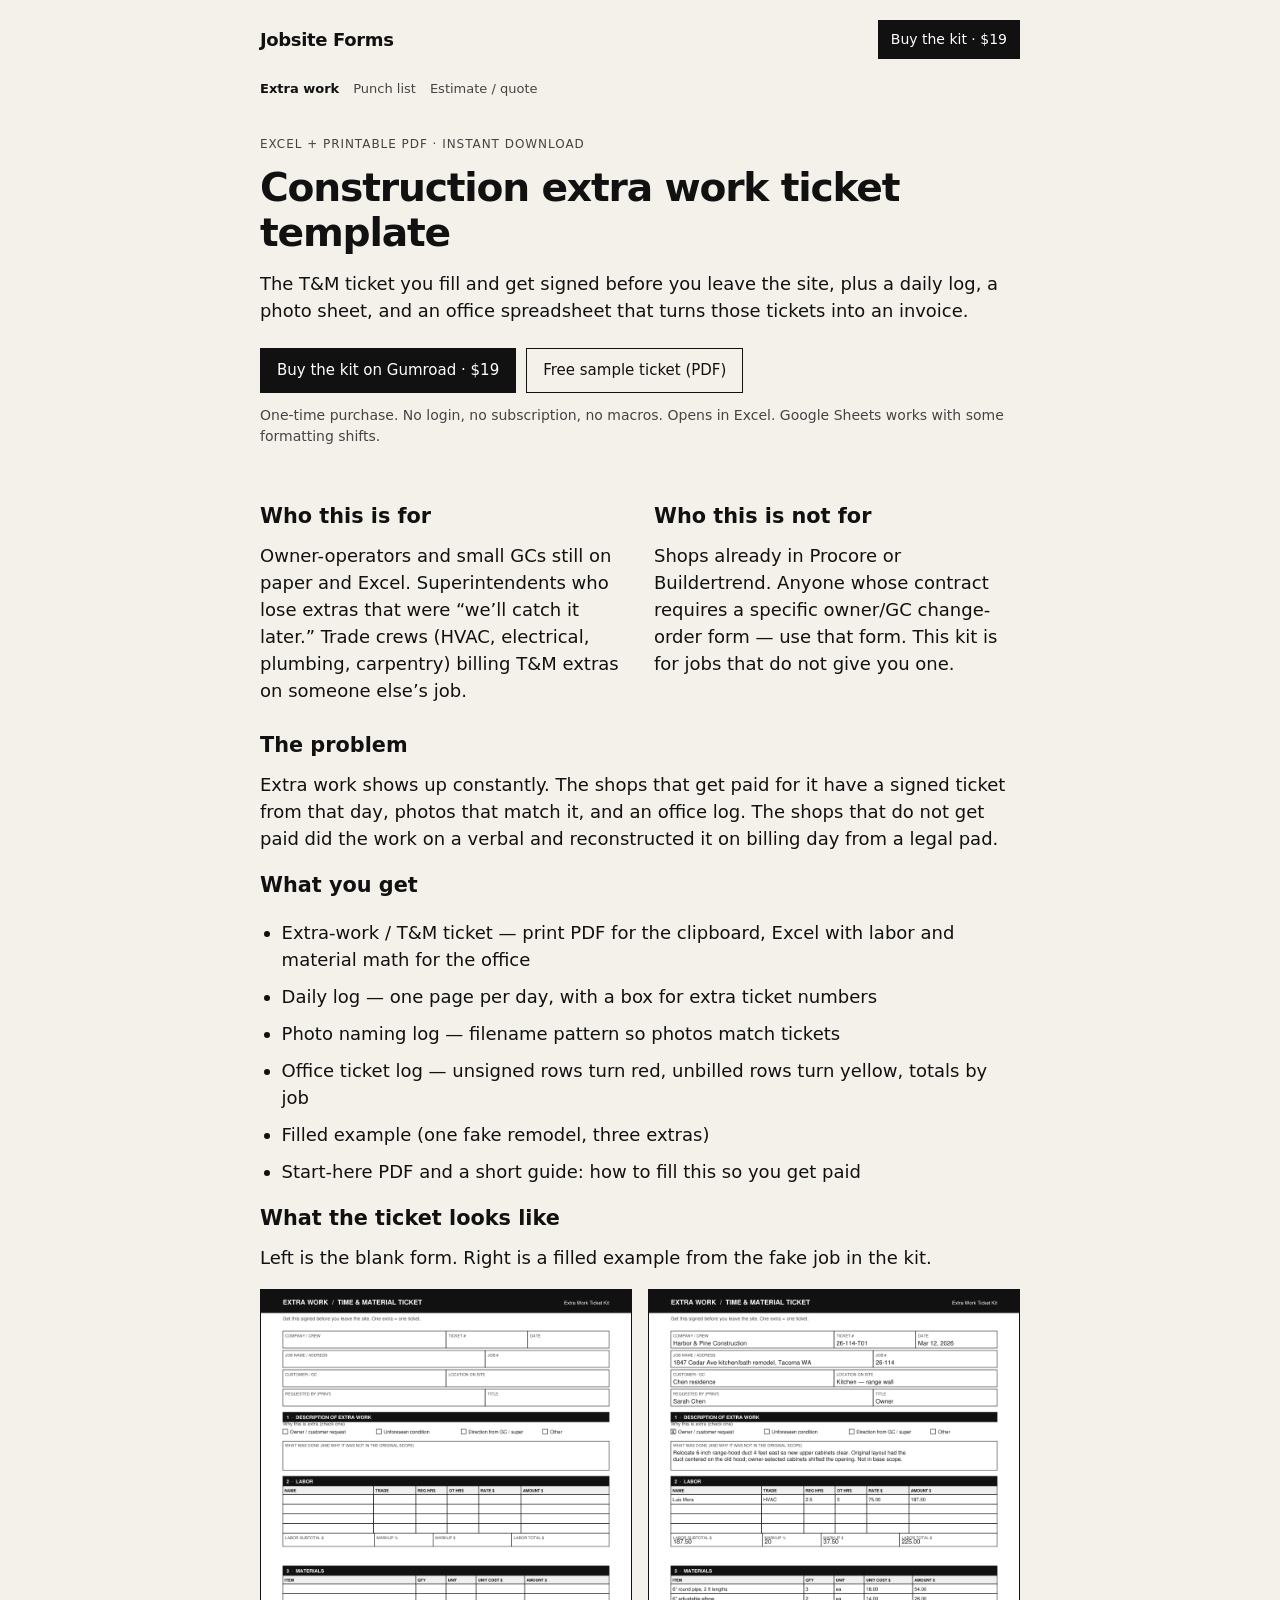
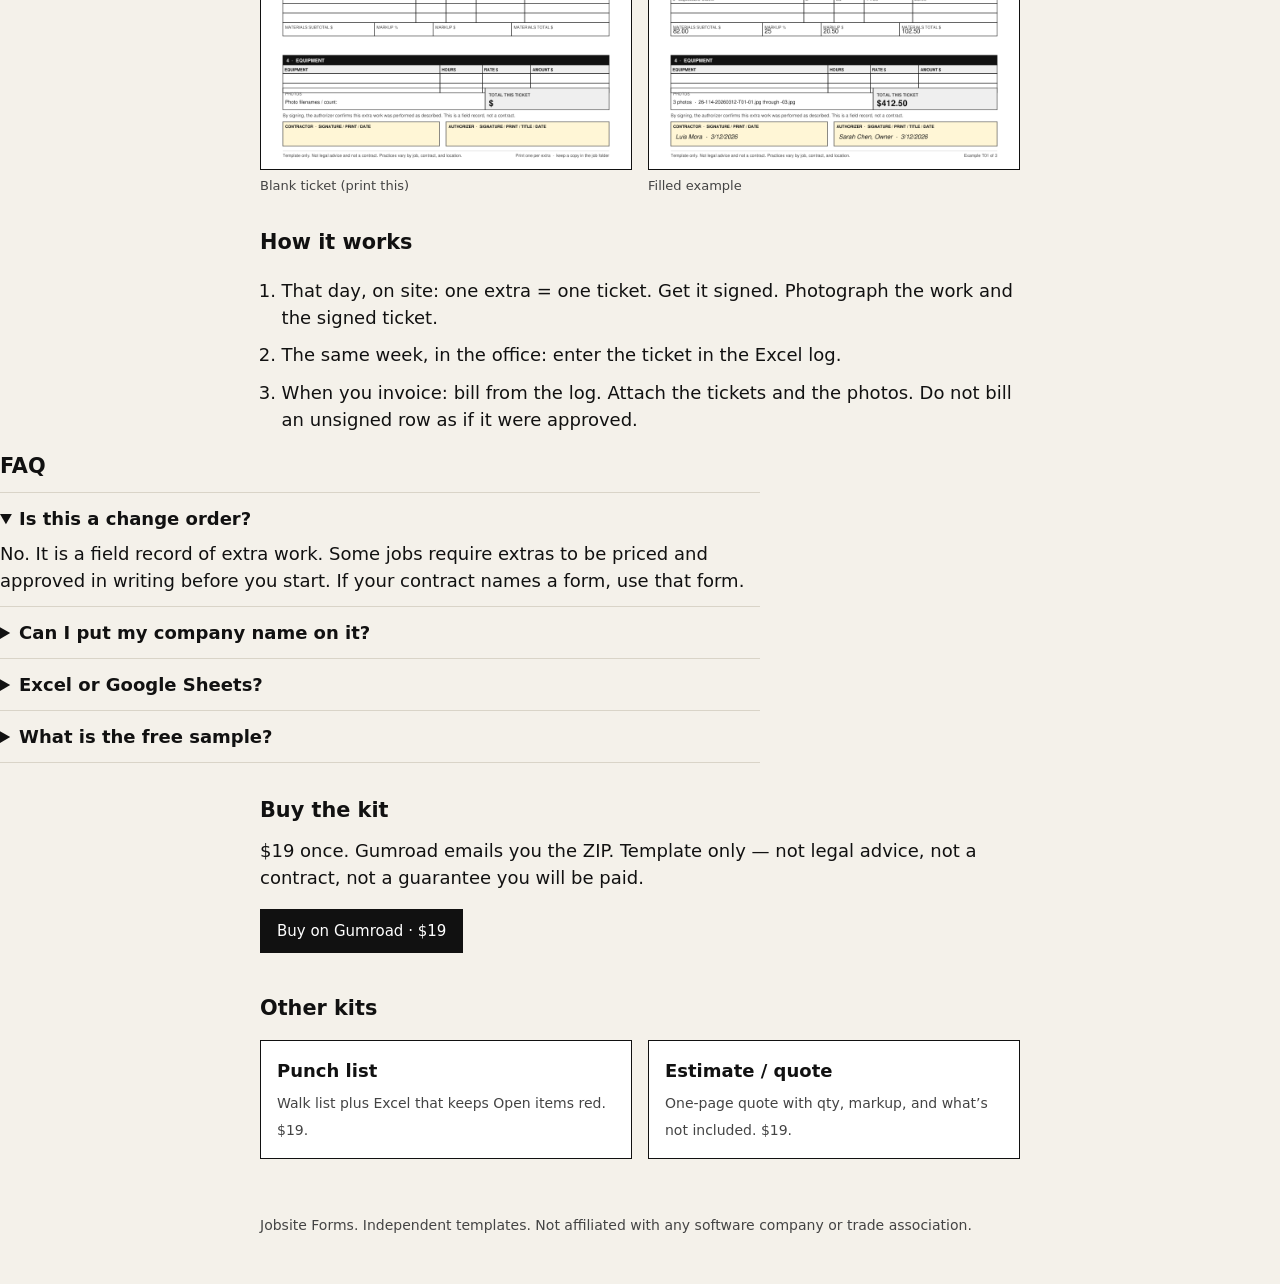
<file: index.html>
<!DOCTYPE html>
<html lang="en">
<head>
  <meta charset="utf-8">
  <meta name="viewport" content="width=device-width, initial-scale=1">
  <title>Construction Extra Work Ticket Template (Excel &amp; PDF)</title>
  <meta name="description" content="Printable extra-work / time-and-material ticket, daily log, photo sheet, and an Excel office log so extras get billed. Instant download. $19.">
  <meta property="og:type" content="website">
  <meta property="og:title" content="Construction Extra Work Ticket Template (Excel &amp; PDF)">
  <meta property="og:description" content="T&amp;M ticket, daily log, photo sheet, and office log. Instant download. $19.">
  <meta property="og:image" content="/cover.png">
  <meta name="twitter:card" content="summary_large_image">
  <meta name="twitter:title" content="Construction Extra Work Ticket Template (Excel &amp; PDF)">
  <meta name="twitter:description" content="T&amp;M ticket, daily log, photo sheet, and office log. Instant download. $19.">
  <script type="application/ld+json">
  {
    "@context": "https://schema.org",
    "@type": "Product",
    "name": "Construction Extra Work Ticket + T&M Log",
    "description": "Printable extra-work / time-and-material ticket, daily log, photo naming sheet, and Excel office log for small GCs and trade crews.",
    "brand": { "@type": "Brand", "name": "Jobsite Forms" },
    "image": "/cover.png",
    "offers": {
      "@type": "Offer",
      "url": "https://toddler7762.gumroad.com/l/qqpopl",
      "price": "19.00",
      "priceCurrency": "USD",
      "availability": "https://schema.org/InStock"
    }
  }
  </script>
  <link rel="stylesheet" href="styles.css">
</head>
<body>
  <header class="wrap top">
    <div class="brand"><a href="/">Jobsite Forms</a></div>
    <a class="btn btn-small" href="https://toddler7762.gumroad.com/l/qqpopl?utm_source=landing&amp;utm_medium=web">Buy the kit · $19</a>
  </header>
  <nav class="wrap kit-nav" aria-label="Kits">
    <a class="current" href="/">Extra work</a>
    <a href="/punch-list">Punch list</a>
    <a href="/estimate">Estimate / quote</a>
  </nav>

  <main>
    <section class="wrap hero">
      <p class="eyebrow">Excel + printable PDF · instant download</p>
      <h1>Construction extra work ticket template</h1>
      <p class="lede">The T&amp;M ticket you fill and get signed before you leave the site, plus a daily log, a photo sheet, and an office spreadsheet that turns those tickets into an invoice.</p>
      <div class="actions">
        <a class="btn" href="https://toddler7762.gumroad.com/l/qqpopl?utm_source=landing&amp;utm_medium=web">Buy the kit on Gumroad · $19</a>
        <a class="btn btn-ghost" href="/extra-work-ticket-sample.pdf">Free sample ticket (PDF)</a>
      </div>
      <p class="fine">One-time purchase. No login, no subscription, no macros. Opens in Excel. Google Sheets works with some formatting shifts.</p>
    </section>

    <section class="wrap split" id="who">
      <div>
        <h2>Who this is for</h2>
        <p>Owner-operators and small GCs still on paper and Excel. Superintendents who lose extras that were “we’ll catch it later.” Trade crews (HVAC, electrical, plumbing, carpentry) billing T&amp;M extras on someone else’s job.</p>
      </div>
      <div>
        <h2>Who this is not for</h2>
        <p>Shops already in Procore or Buildertrend. Anyone whose contract requires a specific owner/GC change-order form — use that form. This kit is for jobs that do not give you one.</p>
      </div>
    </section>

    <section class="wrap">
      <h2>The problem</h2>
      <p>Extra work shows up constantly. The shops that get paid for it have a signed ticket from that day, photos that match it, and an office log. The shops that do not get paid did the work on a verbal and reconstructed it on billing day from a legal pad.</p>
    </section>

    <section class="wrap" id="inside">
      <h2>What you get</h2>
      <ul class="list">
        <li>Extra-work / T&amp;M ticket — print PDF for the clipboard, Excel with labor and material math for the office</li>
        <li>Daily log — one page per day, with a box for extra ticket numbers</li>
        <li>Photo naming log — filename pattern so photos match tickets</li>
        <li>Office ticket log — unsigned rows turn red, unbilled rows turn yellow, totals by job</li>
        <li>Filled example (one fake remodel, three extras)</li>
        <li>Start-here PDF and a short guide: how to fill this so you get paid</li>
      </ul>
    </section>

    <section class="wrap" id="preview">
      <h2>What the ticket looks like</h2>
      <p>Left is the blank form. Right is a filled example from the fake job in the kit.</p>
      <div class="previews">
        <figure>
          <img src="/preview-ticket-blank.png" alt="Blank construction extra work / time and material ticket">
          <figcaption>Blank ticket (print this)</figcaption>
        </figure>
        <figure>
          <img src="/preview-ticket-example.png" alt="Filled extra work ticket example for a range-hood duct relocate">
          <figcaption>Filled example</figcaption>
        </figure>
      </div>
    </section>

    <section class="wrap">
      <h2>How it works</h2>
      <ol class="steps">
        <li>That day, on site: one extra = one ticket. Get it signed. Photograph the work and the signed ticket.</li>
        <li>The same week, in the office: enter the ticket in the Excel log.</li>
        <li>When you invoice: bill from the log. Attach the tickets and the photos. Do not bill an unsigned row as if it were approved.</li>
      </ol>
    </section>

    <section class="wrap faq">
      <h2>FAQ</h2>
      <details open>
        <summary>Is this a change order?</summary>
        <p>No. It is a field record of extra work. Some jobs require extras to be priced and approved in writing before you start. If your contract names a form, use that form.</p>
      </details>
      <details>
        <summary>Can I put my company name on it?</summary>
        <p>Yes. Write or stamp it on the PDF, or type it in the Excel Company cell.</p>
      </details>
      <details>
        <summary>Excel or Google Sheets?</summary>
        <p>Built for Microsoft Excel. Google Sheets will open the files; some formatting may shift. No macros.</p>
      </details>
      <details>
        <summary>What is the free sample?</summary>
        <p>One filled ticket, watermarked, from a fake job. It is not the kit and it is not for use on a real site. <a href="/extra-work-ticket-sample.pdf">Download the sample PDF</a>.</p>
      </details>
    </section>

    <section class="wrap buy">
      <h2>Buy the kit</h2>
      <p>$19 once. Gumroad emails you the ZIP. Template only — not legal advice, not a contract, not a guarantee you will be paid.</p>
      <a class="btn" href="https://toddler7762.gumroad.com/l/qqpopl?utm_source=landing&amp;utm_medium=web">Buy on Gumroad · $19</a>
    </section>

    <section class="wrap">
      <h2>Other kits</h2>
      <div class="catalog">
        <a href="/punch-list">
          <strong>Punch list</strong>
          <span>Walk list plus Excel that keeps Open items red. $19.</span>
        </a>
        <a href="/estimate">
          <strong>Estimate / quote</strong>
          <span>One-page quote with qty, markup, and what’s not included. $19.</span>
        </a>
      </div>
    </section>
  </main>

  <footer class="wrap">
    <p>Jobsite Forms. Independent templates. Not affiliated with any software company or trade association.</p>
  </footer>
</body>
</html>
</file>
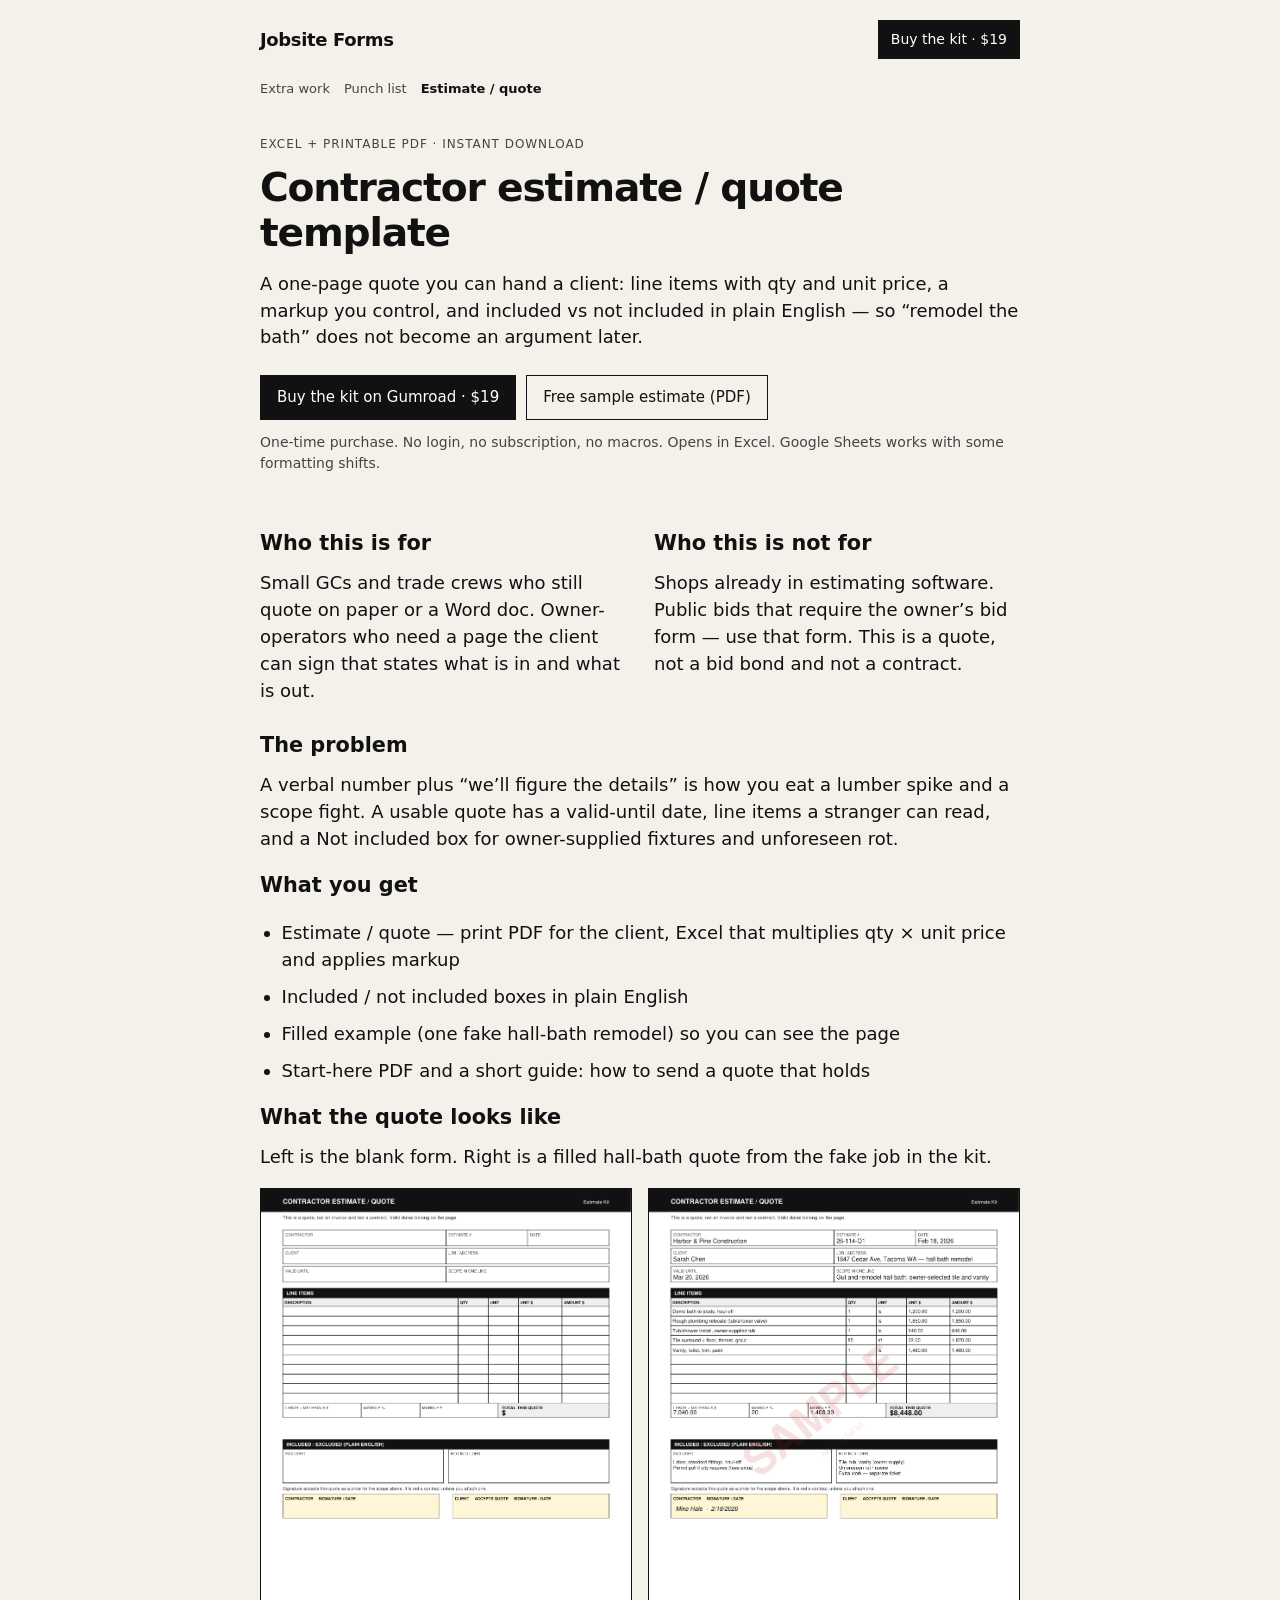
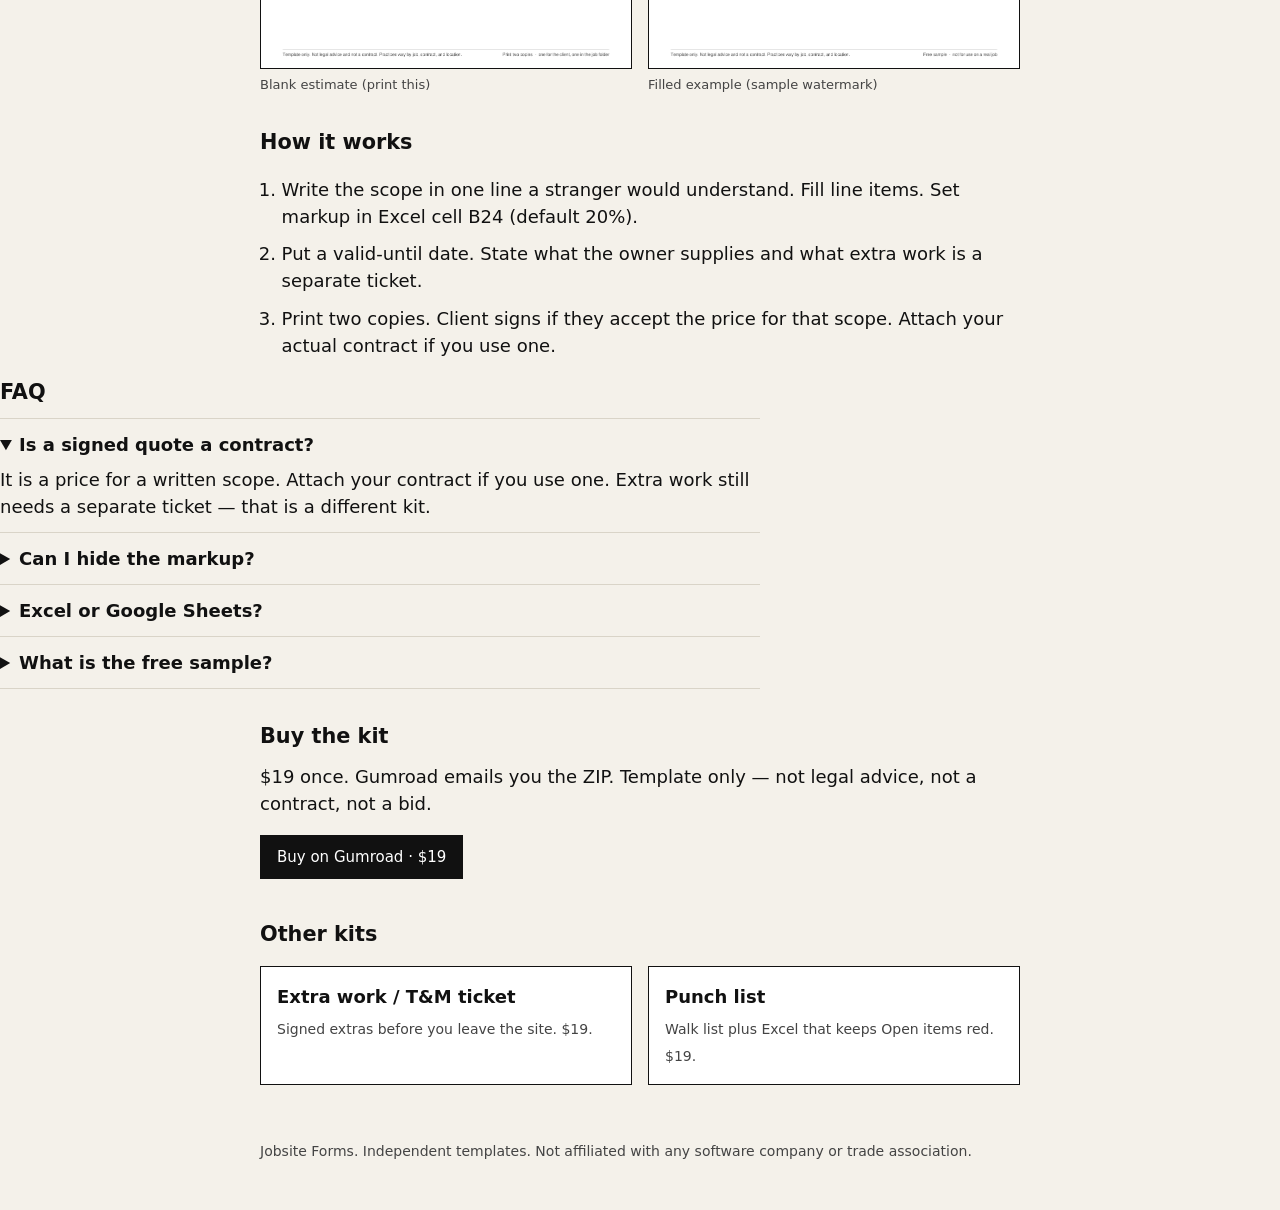
<file: estimate.html>
<!DOCTYPE html>
<html lang="en">
<head>
  <meta charset="utf-8">
  <meta name="viewport" content="width=device-width, initial-scale=1">
  <title>Contractor Estimate Template (Excel &amp; PDF)</title>
  <meta name="description" content="One-page contractor estimate / quote: line items, markup, included vs not included, printable PDF and Excel. Instant download. $19.">
  <meta property="og:type" content="website">
  <meta property="og:title" content="Contractor Estimate Template (Excel &amp; PDF)">
  <meta property="og:description" content="One-page quote with qty, unit price, markup, and exclusions. Instant download. $19.">
  <meta property="og:image" content="/cover-estimate.png">
  <meta name="twitter:card" content="summary_large_image">
  <meta name="twitter:title" content="Contractor Estimate Template (Excel &amp; PDF)">
  <meta name="twitter:description" content="One-page quote with qty, unit price, markup, and exclusions. Instant download. $19.">
  <script type="application/ld+json">
  {
    "@context": "https://schema.org",
    "@type": "Product",
    "name": "Contractor Estimate / Quote Kit",
    "description": "One-page contractor estimate with line items, markup, included vs not included, printable PDF and Excel for small GCs and trade crews.",
    "brand": { "@type": "Brand", "name": "Jobsite Forms" },
    "image": "/cover-estimate.png",
    "offers": {
      "@type": "Offer",
      "url": "https://toddler7762.gumroad.com/l/ubasnk",
      "price": "19.00",
      "priceCurrency": "USD",
      "availability": "https://schema.org/InStock"
    }
  }
  </script>
  <link rel="stylesheet" href="styles.css">
</head>
<body>
  <header class="wrap top">
    <div class="brand"><a href="/">Jobsite Forms</a></div>
    <!-- Replace BUY_ESTIMATE with the Gumroad permalink after the product exists -->
    <a class="btn btn-small" href="https://toddler7762.gumroad.com/l/ubasnk?utm_source=landing&amp;utm_medium=web">Buy the kit · $19</a>
  </header>
  <nav class="wrap kit-nav" aria-label="Kits">
    <a href="/">Extra work</a>
    <a href="/punch-list">Punch list</a>
    <a class="current" href="/estimate">Estimate / quote</a>
  </nav>

  <main>
    <section class="wrap hero">
      <p class="eyebrow">Excel + printable PDF · instant download</p>
      <h1>Contractor estimate / quote template</h1>
      <p class="lede">A one-page quote you can hand a client: line items with qty and unit price, a markup you control, and included vs not included in plain English — so “remodel the bath” does not become an argument later.</p>
      <div class="actions">
        <a class="btn" href="https://toddler7762.gumroad.com/l/ubasnk?utm_source=landing&amp;utm_medium=web">Buy the kit on Gumroad · $19</a>
        <a class="btn btn-ghost" href="/estimate-sample.pdf">Free sample estimate (PDF)</a>
      </div>
      <p class="fine">One-time purchase. No login, no subscription, no macros. Opens in Excel. Google Sheets works with some formatting shifts.</p>
    </section>

    <section class="wrap split" id="who">
      <div>
        <h2>Who this is for</h2>
        <p>Small GCs and trade crews who still quote on paper or a Word doc. Owner-operators who need a page the client can sign that states what is in and what is out.</p>
      </div>
      <div>
        <h2>Who this is not for</h2>
        <p>Shops already in estimating software. Public bids that require the owner’s bid form — use that form. This is a quote, not a bid bond and not a contract.</p>
      </div>
    </section>

    <section class="wrap">
      <h2>The problem</h2>
      <p>A verbal number plus “we’ll figure the details” is how you eat a lumber spike and a scope fight. A usable quote has a valid-until date, line items a stranger can read, and a Not included box for owner-supplied fixtures and unforeseen rot.</p>
    </section>

    <section class="wrap" id="inside">
      <h2>What you get</h2>
      <ul class="list">
        <li>Estimate / quote — print PDF for the client, Excel that multiplies qty × unit price and applies markup</li>
        <li>Included / not included boxes in plain English</li>
        <li>Filled example (one fake hall-bath remodel) so you can see the page</li>
        <li>Start-here PDF and a short guide: how to send a quote that holds</li>
      </ul>
    </section>

    <section class="wrap" id="preview">
      <h2>What the quote looks like</h2>
      <p>Left is the blank form. Right is a filled hall-bath quote from the fake job in the kit.</p>
      <div class="previews">
        <figure>
          <img src="/preview-estimate-blank.png" alt="Blank contractor estimate and quote template">
          <figcaption>Blank estimate (print this)</figcaption>
        </figure>
        <figure>
          <img src="/preview-estimate.png" alt="Filled contractor estimate example for a hall bath remodel">
          <figcaption>Filled example (sample watermark)</figcaption>
        </figure>
      </div>
    </section>

    <section class="wrap">
      <h2>How it works</h2>
      <ol class="steps">
        <li>Write the scope in one line a stranger would understand. Fill line items. Set markup in Excel cell B24 (default 20%).</li>
        <li>Put a valid-until date. State what the owner supplies and what extra work is a separate ticket.</li>
        <li>Print two copies. Client signs if they accept the price for that scope. Attach your actual contract if you use one.</li>
      </ol>
    </section>

    <section class="wrap faq">
      <h2>FAQ</h2>
      <details open>
        <summary>Is a signed quote a contract?</summary>
        <p>It is a price for a written scope. Attach your contract if you use one. Extra work still needs a separate ticket — that is a different kit.</p>
      </details>
      <details>
        <summary>Can I hide the markup?</summary>
        <p>Excel shows it. On the print PDF you can leave the markup % blank and write only the total. Do not add a surprise percentage later.</p>
      </details>
      <details>
        <summary>Excel or Google Sheets?</summary>
        <p>Built for Microsoft Excel. Google Sheets will open the files; some formatting may shift. No macros.</p>
      </details>
      <details>
        <summary>What is the free sample?</summary>
        <p>One filled hall-bath quote, watermarked, from a fake job. It is not the kit and it is not for use on a real job. <a href="/estimate-sample.pdf">Download the sample PDF</a>.</p>
      </details>
    </section>

    <section class="wrap buy">
      <h2>Buy the kit</h2>
      <p>$19 once. Gumroad emails you the ZIP. Template only — not legal advice, not a contract, not a bid.</p>
      <a class="btn" href="https://toddler7762.gumroad.com/l/ubasnk?utm_source=landing&amp;utm_medium=web">Buy on Gumroad · $19</a>
    </section>

    <section class="wrap">
      <h2>Other kits</h2>
      <div class="catalog">
        <a href="/">
          <strong>Extra work / T&amp;M ticket</strong>
          <span>Signed extras before you leave the site. $19.</span>
        </a>
        <a href="/punch-list">
          <strong>Punch list</strong>
          <span>Walk list plus Excel that keeps Open items red. $19.</span>
        </a>
      </div>
    </section>
  </main>

  <footer class="wrap">
    <p>Jobsite Forms. Independent templates. Not affiliated with any software company or trade association.</p>
  </footer>
</body>
</html>
</file>
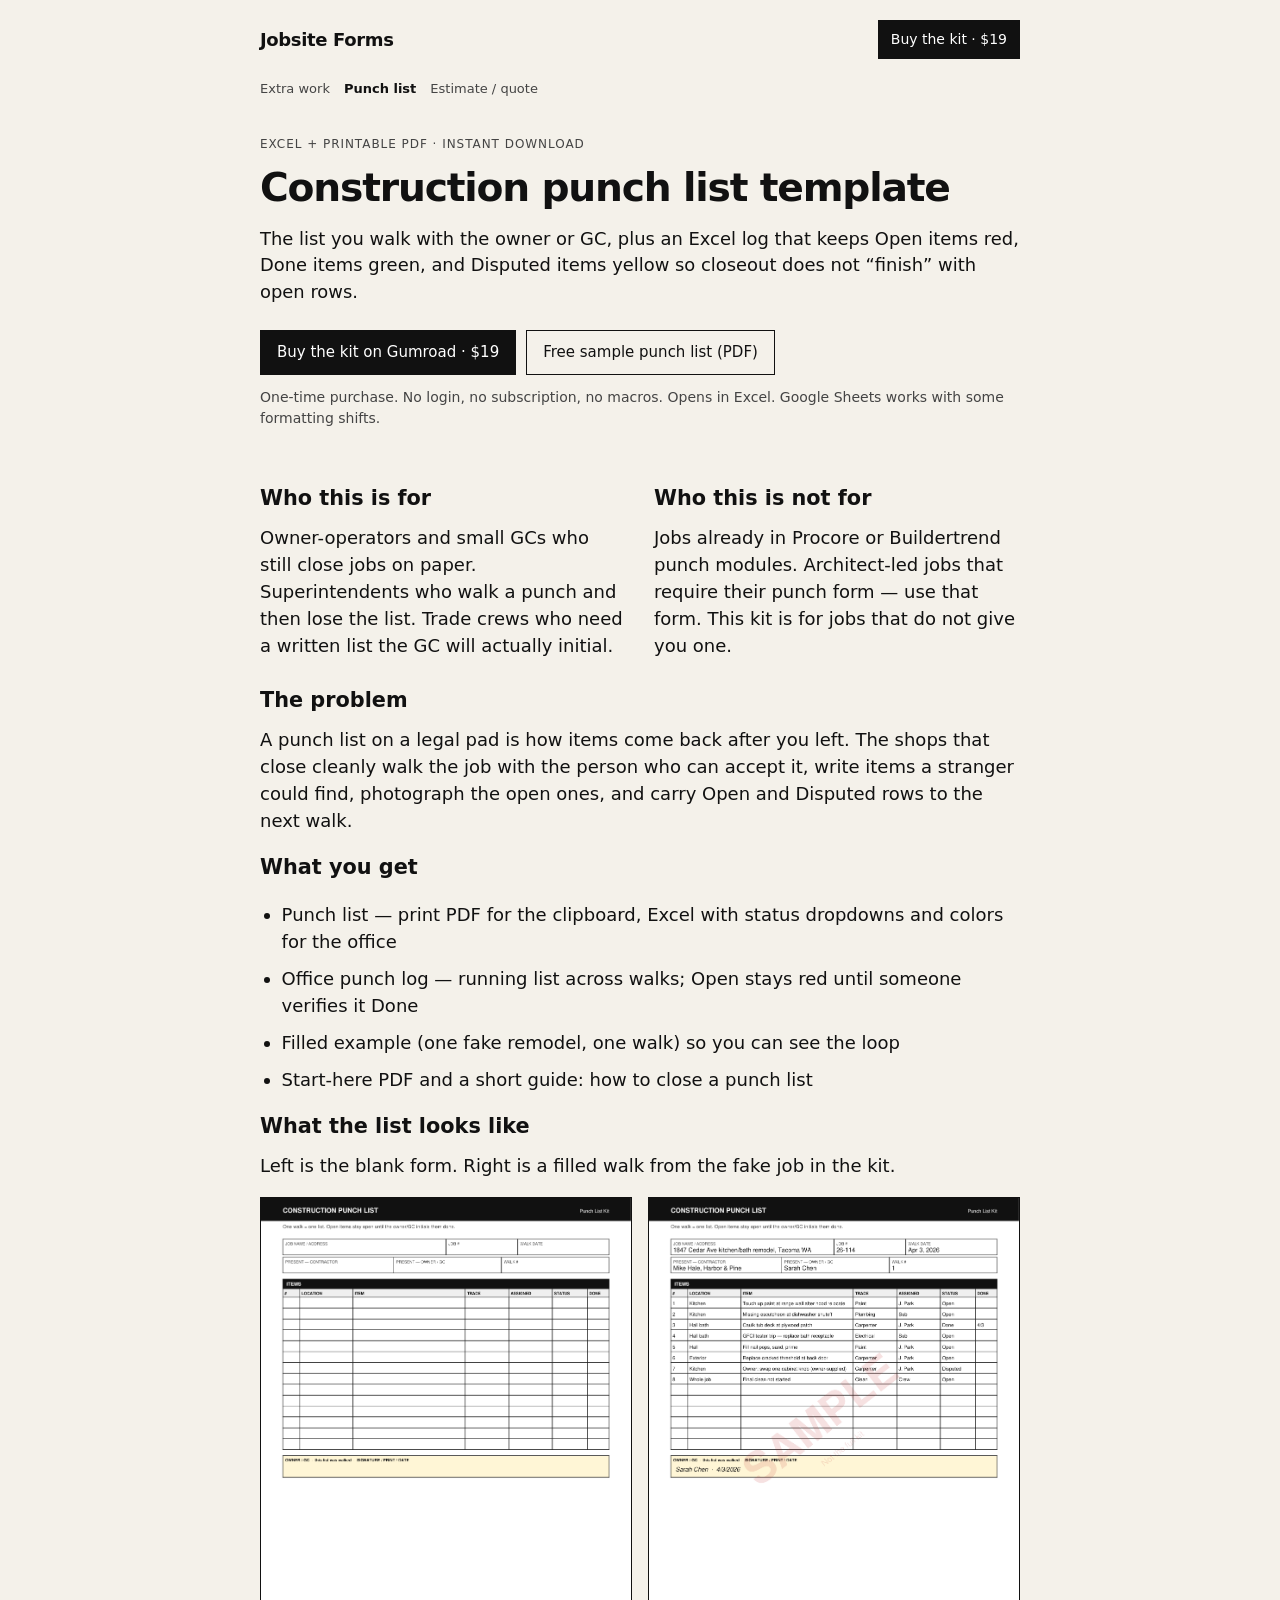
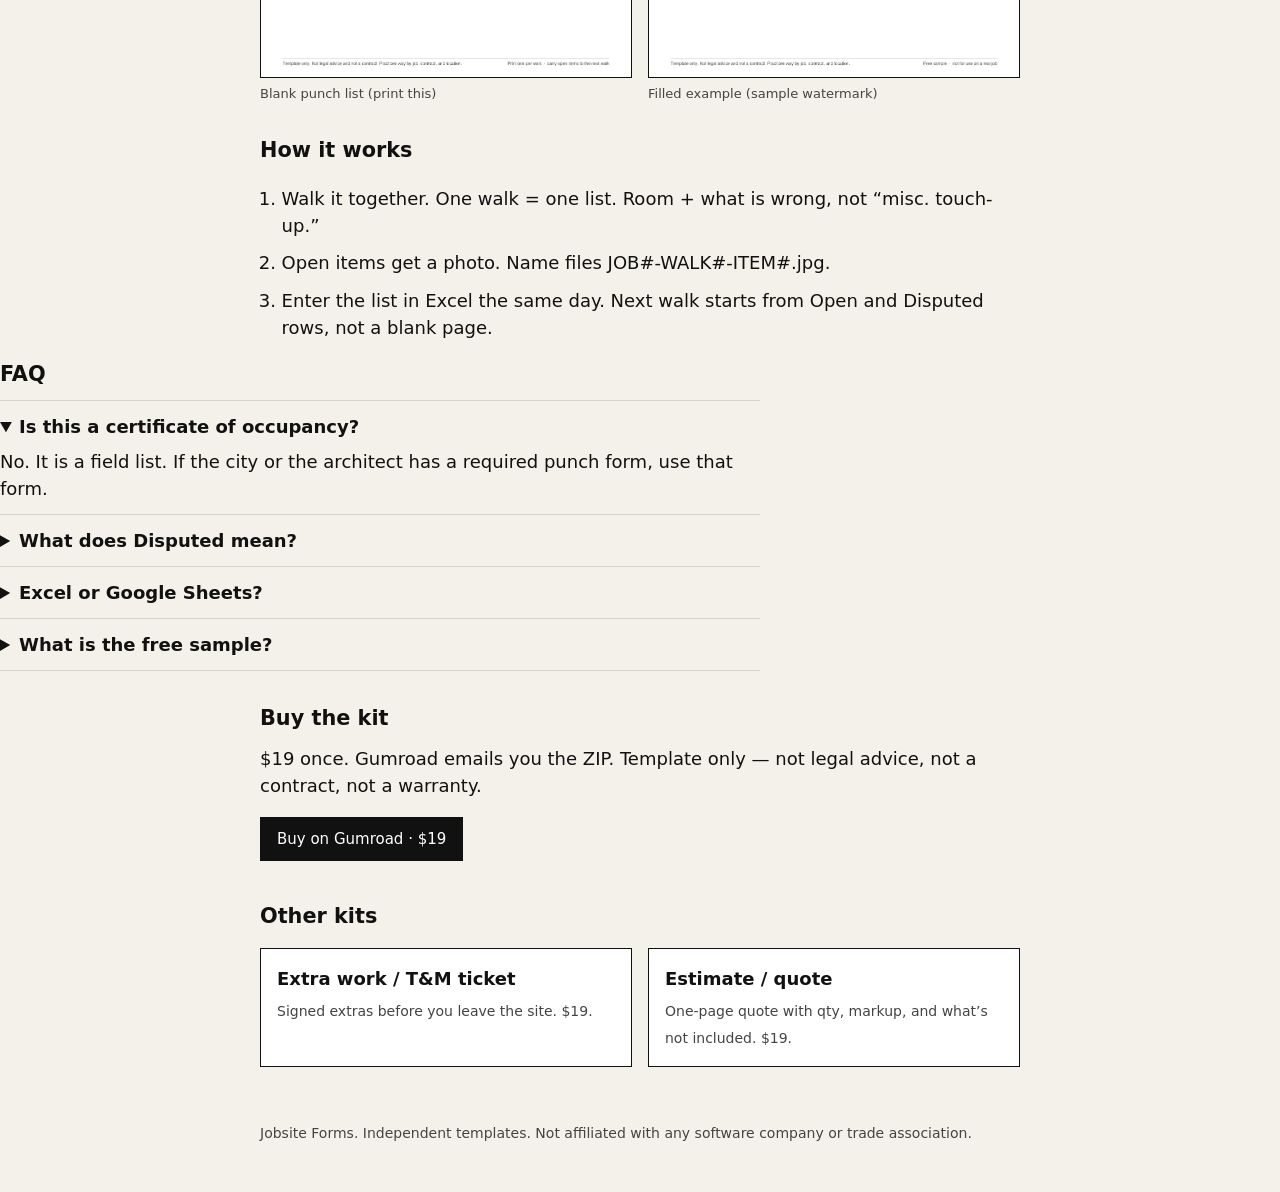
<file: punch-list.html>
<!DOCTYPE html>
<html lang="en">
<head>
  <meta charset="utf-8">
  <meta name="viewport" content="width=device-width, initial-scale=1">
  <title>Construction Punch List Template (Excel &amp; PDF)</title>
  <meta name="description" content="Printable punch list for the walk, Excel log with open / done / disputed colors, and a filled example. Instant download. $19.">
  <meta property="og:type" content="website">
  <meta property="og:title" content="Construction Punch List Template (Excel &amp; PDF)">
  <meta property="og:description" content="Printable punch list, Excel status log, filled example. Instant download. $19.">
  <meta property="og:image" content="/cover-punch.png">
  <meta name="twitter:card" content="summary_large_image">
  <meta name="twitter:title" content="Construction Punch List Template (Excel &amp; PDF)">
  <meta name="twitter:description" content="Printable punch list, Excel status log, filled example. Instant download. $19.">
  <script type="application/ld+json">
  {
    "@context": "https://schema.org",
    "@type": "Product",
    "name": "Construction Punch List Kit",
    "description": "Printable punch list for the walk, Excel log with open / done / disputed status, office log, and a filled example for small GCs and trade crews.",
    "brand": { "@type": "Brand", "name": "Jobsite Forms" },
    "image": "/cover-punch.png",
    "offers": {
      "@type": "Offer",
      "url": "https://toddler7762.gumroad.com/l/tulyti",
      "price": "19.00",
      "priceCurrency": "USD",
      "availability": "https://schema.org/InStock"
    }
  }
  </script>
  <link rel="stylesheet" href="styles.css">
</head>
<body>
  <header class="wrap top">
    <div class="brand"><a href="/">Jobsite Forms</a></div>
    <!-- Replace BUY_PUNCH with the Gumroad permalink after the product exists -->
    <a class="btn btn-small" href="https://toddler7762.gumroad.com/l/tulyti?utm_source=landing&amp;utm_medium=web">Buy the kit · $19</a>
  </header>
  <nav class="wrap kit-nav" aria-label="Kits">
    <a href="/">Extra work</a>
    <a class="current" href="/punch-list">Punch list</a>
    <a href="/estimate">Estimate / quote</a>
  </nav>

  <main>
    <section class="wrap hero">
      <p class="eyebrow">Excel + printable PDF · instant download</p>
      <h1>Construction punch list template</h1>
      <p class="lede">The list you walk with the owner or GC, plus an Excel log that keeps Open items red, Done items green, and Disputed items yellow so closeout does not “finish” with open rows.</p>
      <div class="actions">
        <a class="btn" href="https://toddler7762.gumroad.com/l/tulyti?utm_source=landing&amp;utm_medium=web">Buy the kit on Gumroad · $19</a>
        <a class="btn btn-ghost" href="/punch-list-sample.pdf">Free sample punch list (PDF)</a>
      </div>
      <p class="fine">One-time purchase. No login, no subscription, no macros. Opens in Excel. Google Sheets works with some formatting shifts.</p>
    </section>

    <section class="wrap split" id="who">
      <div>
        <h2>Who this is for</h2>
        <p>Owner-operators and small GCs who still close jobs on paper. Superintendents who walk a punch and then lose the list. Trade crews who need a written list the GC will actually initial.</p>
      </div>
      <div>
        <h2>Who this is not for</h2>
        <p>Jobs already in Procore or Buildertrend punch modules. Architect-led jobs that require their punch form — use that form. This kit is for jobs that do not give you one.</p>
      </div>
    </section>

    <section class="wrap">
      <h2>The problem</h2>
      <p>A punch list on a legal pad is how items come back after you left. The shops that close cleanly walk the job with the person who can accept it, write items a stranger could find, photograph the open ones, and carry Open and Disputed rows to the next walk.</p>
    </section>

    <section class="wrap" id="inside">
      <h2>What you get</h2>
      <ul class="list">
        <li>Punch list — print PDF for the clipboard, Excel with status dropdowns and colors for the office</li>
        <li>Office punch log — running list across walks; Open stays red until someone verifies it Done</li>
        <li>Filled example (one fake remodel, one walk) so you can see the loop</li>
        <li>Start-here PDF and a short guide: how to close a punch list</li>
      </ul>
    </section>

    <section class="wrap" id="preview">
      <h2>What the list looks like</h2>
      <p>Left is the blank form. Right is a filled walk from the fake job in the kit.</p>
      <div class="previews">
        <figure>
          <img src="/preview-punch-list-blank.png" alt="Blank construction punch list template">
          <figcaption>Blank punch list (print this)</figcaption>
        </figure>
        <figure>
          <img src="/preview-punch-list.png" alt="Filled punch list example for a Tacoma remodel walk">
          <figcaption>Filled example (sample watermark)</figcaption>
        </figure>
      </div>
    </section>

    <section class="wrap">
      <h2>How it works</h2>
      <ol class="steps">
        <li>Walk it together. One walk = one list. Room + what is wrong, not “misc. touch-up.”</li>
        <li>Open items get a photo. Name files JOB#-WALK#-ITEM#.jpg.</li>
        <li>Enter the list in Excel the same day. Next walk starts from Open and Disputed rows, not a blank page.</li>
      </ol>
    </section>

    <section class="wrap faq">
      <h2>FAQ</h2>
      <details open>
        <summary>Is this a certificate of occupancy?</summary>
        <p>No. It is a field list. If the city or the architect has a required punch form, use that form.</p>
      </details>
      <details>
        <summary>What does Disputed mean?</summary>
        <p>Owner and contractor do not agree. Do not mark it Done. Leave it yellow until it is resolved in writing.</p>
      </details>
      <details>
        <summary>Excel or Google Sheets?</summary>
        <p>Built for Microsoft Excel. Google Sheets will open the files; some formatting may shift. No macros.</p>
      </details>
      <details>
        <summary>What is the free sample?</summary>
        <p>One filled punch walk, watermarked, from a fake job. It is not the kit and it is not for use on a real site. <a href="/punch-list-sample.pdf">Download the sample PDF</a>.</p>
      </details>
    </section>

    <section class="wrap buy">
      <h2>Buy the kit</h2>
      <p>$19 once. Gumroad emails you the ZIP. Template only — not legal advice, not a contract, not a warranty.</p>
      <a class="btn" href="https://toddler7762.gumroad.com/l/tulyti?utm_source=landing&amp;utm_medium=web">Buy on Gumroad · $19</a>
    </section>

    <section class="wrap">
      <h2>Other kits</h2>
      <div class="catalog">
        <a href="/">
          <strong>Extra work / T&amp;M ticket</strong>
          <span>Signed extras before you leave the site. $19.</span>
        </a>
        <a href="/estimate">
          <strong>Estimate / quote</strong>
          <span>One-page quote with qty, markup, and what’s not included. $19.</span>
        </a>
      </div>
    </section>
  </main>

  <footer class="wrap">
    <p>Jobsite Forms. Independent templates. Not affiliated with any software company or trade association.</p>
  </footer>
</body>
</html>
</file>
<file: styles.css>
:root {
  --ink: #111111;
  --muted: #444444;
  --line: #d9d4c8;
  --paper: #f4f1ea;
  --card: #ffffff;
}

* { box-sizing: border-box; }
html { scroll-behavior: smooth; }
body {
  margin: 0;
  font: 18px/1.5 ui-sans-serif, system-ui, -apple-system, "Segoe UI", sans-serif;
  color: var(--ink);
  background: var(--paper);
}

.wrap {
  width: min(760px, calc(100% - 40px));
  margin-left: auto;
  margin-right: auto;
}

.top {
  display: flex;
  align-items: center;
  justify-content: space-between;
  padding: 20px 0;
  gap: 16px;
}

.brand {
  font-weight: 700;
  letter-spacing: -0.02em;
}
.brand a {
  color: inherit;
  text-decoration: none;
}

.kit-nav {
  display: flex;
  flex-wrap: wrap;
  gap: 8px 14px;
  font-size: 13px;
  padding: 0 0 8px;
}
.kit-nav a {
  color: var(--muted);
  text-decoration: none;
}
.kit-nav a:hover,
.kit-nav a.current {
  color: var(--ink);
}
.kit-nav a.current { font-weight: 600; }

.catalog {
  display: grid;
  grid-template-columns: 1fr 1fr;
  gap: 16px;
  margin: 16px 0 32px;
}
@media (max-width: 640px) {
  .catalog { grid-template-columns: 1fr; }
}
.catalog a {
  display: block;
  background: var(--card);
  border: 1px solid var(--ink);
  padding: 16px;
  color: inherit;
  text-decoration: none;
}
.catalog a strong { display: block; margin-bottom: 4px; }
.catalog a span { font-size: 14px; color: var(--muted); }

.hero { padding: 28px 0 40px; }
.eyebrow {
  text-transform: uppercase;
  letter-spacing: 0.08em;
  font-size: 12px;
  color: var(--muted);
  margin: 0 0 12px;
}
h1 {
  font-size: clamp(1.85rem, 4.5vw, 2.45rem);
  line-height: 1.15;
  letter-spacing: -0.03em;
  margin: 0 0 16px;
}
h2 { font-size: 1.3rem; margin: 0 0 10px; }
.lede, p { margin: 0 0 1em; }
.lede { font-size: 1.12rem; }

.actions {
  display: flex;
  flex-wrap: wrap;
  gap: 10px;
  margin: 24px 0 12px;
}

.btn {
  display: inline-block;
  background: var(--ink);
  color: #fff;
  text-decoration: none;
  padding: 10px 16px;
  font-size: 15px;
  border: 1px solid var(--ink);
}
.btn-ghost {
  background: transparent;
  color: var(--ink);
}
.btn-small { font-size: 14px; padding: 8px 12px; }
.fine {
  font-size: 14px;
  color: var(--muted);
}

.split {
  display: grid;
  grid-template-columns: 1fr 1fr;
  gap: 28px;
  padding-bottom: 8px;
}
@media (max-width: 640px) {
  .split { grid-template-columns: 1fr; }
  .top { flex-wrap: wrap; }
}

.list { padding-left: 1.2em; }
.list li { margin-bottom: 0.55em; }
.steps { padding-left: 1.2em; }
.steps li { margin-bottom: 0.6em; }

.previews {
  display: grid;
  grid-template-columns: 1fr 1fr;
  gap: 16px;
  margin: 16px 0 32px;
}
@media (max-width: 640px) {
  .previews { grid-template-columns: 1fr; }
}
.previews figure { margin: 0; }
.previews img {
  width: 100%;
  height: auto;
  border: 1px solid var(--ink);
  background: var(--card);
  display: block;
}
.previews figcaption {
  font-size: 13px;
  color: var(--muted);
  margin-top: 6px;
}

.faq { margin: 8px 0 24px; }
.faq details {
  border-top: 1px solid var(--line);
  padding: 12px 0;
}
.faq details:last-child { border-bottom: 1px solid var(--line); }
.faq summary {
  cursor: pointer;
  font-weight: 600;
}
.faq details p { margin: 8px 0 0; }

.buy { padding: 8px 0 40px; }

footer {
  padding: 24px 0 48px;
  color: var(--muted);
  font-size: 14px;
}
footer p { margin: 0; }
</file>
